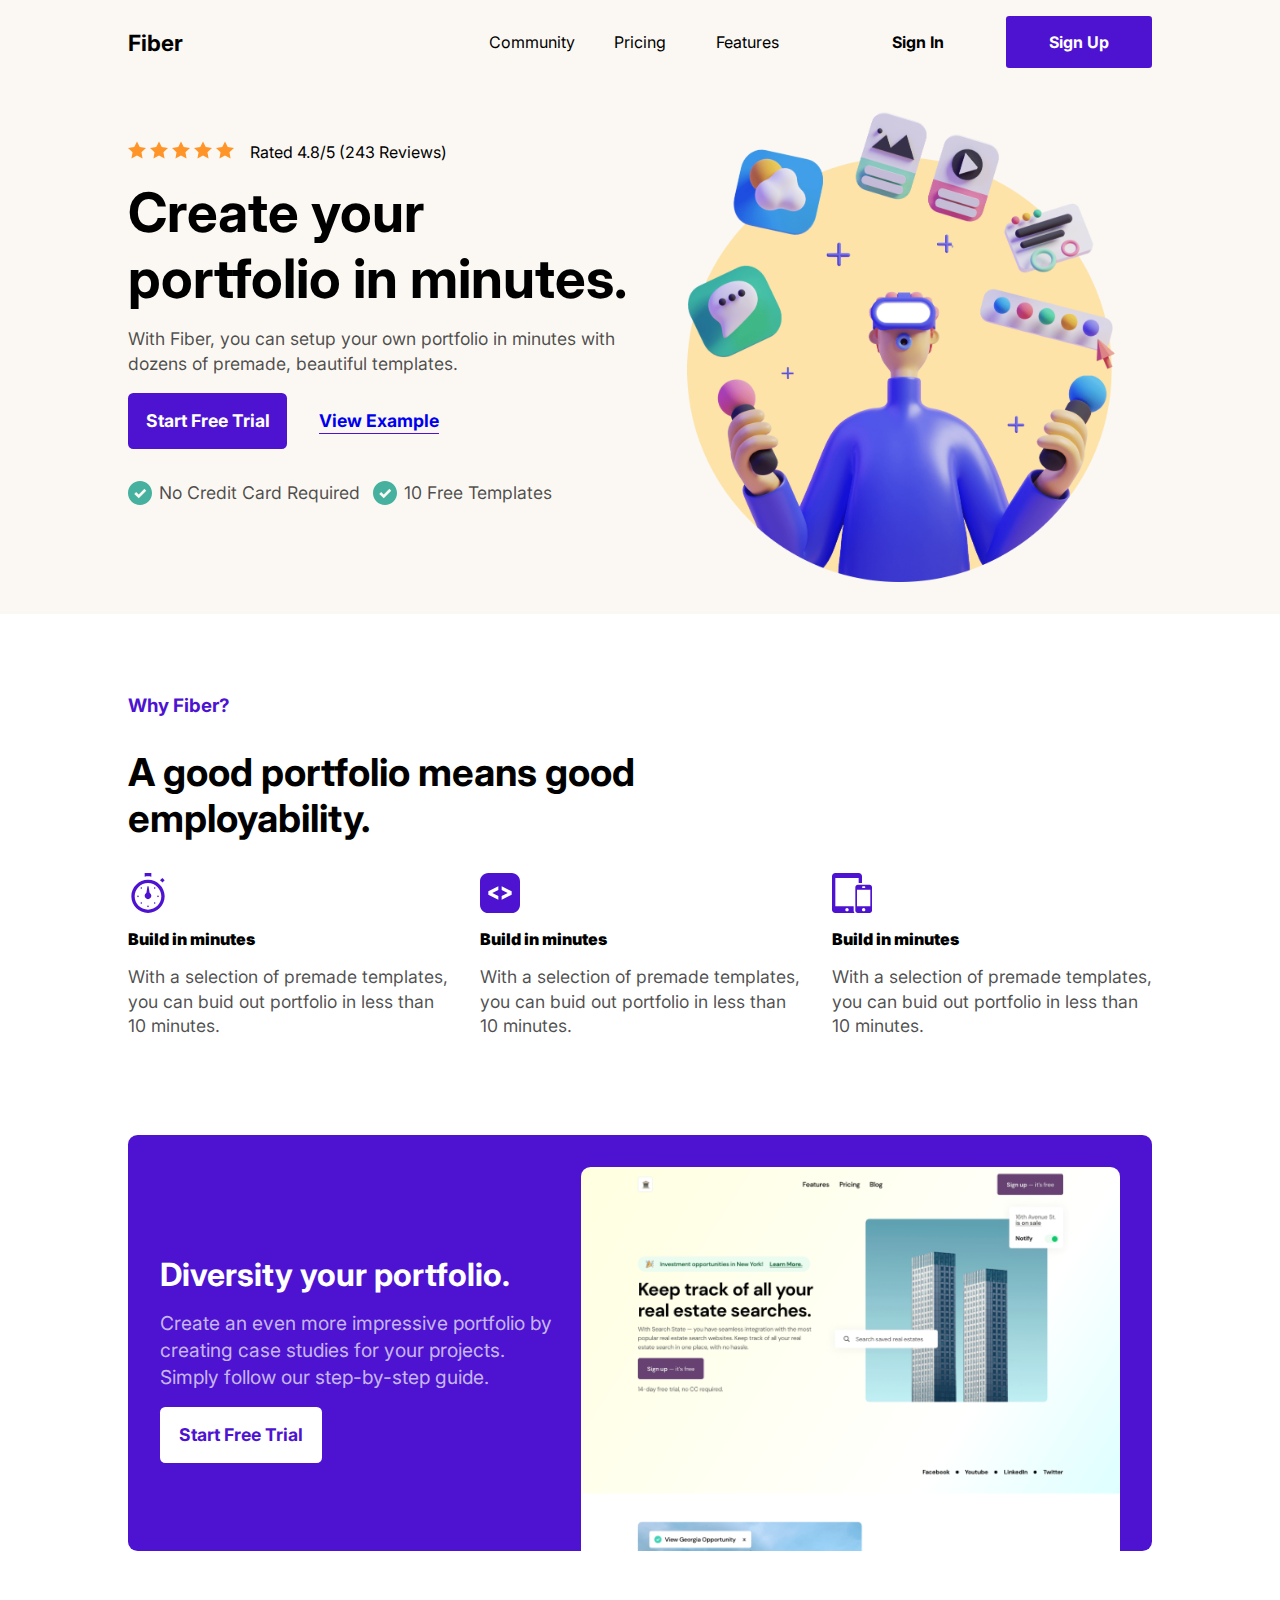
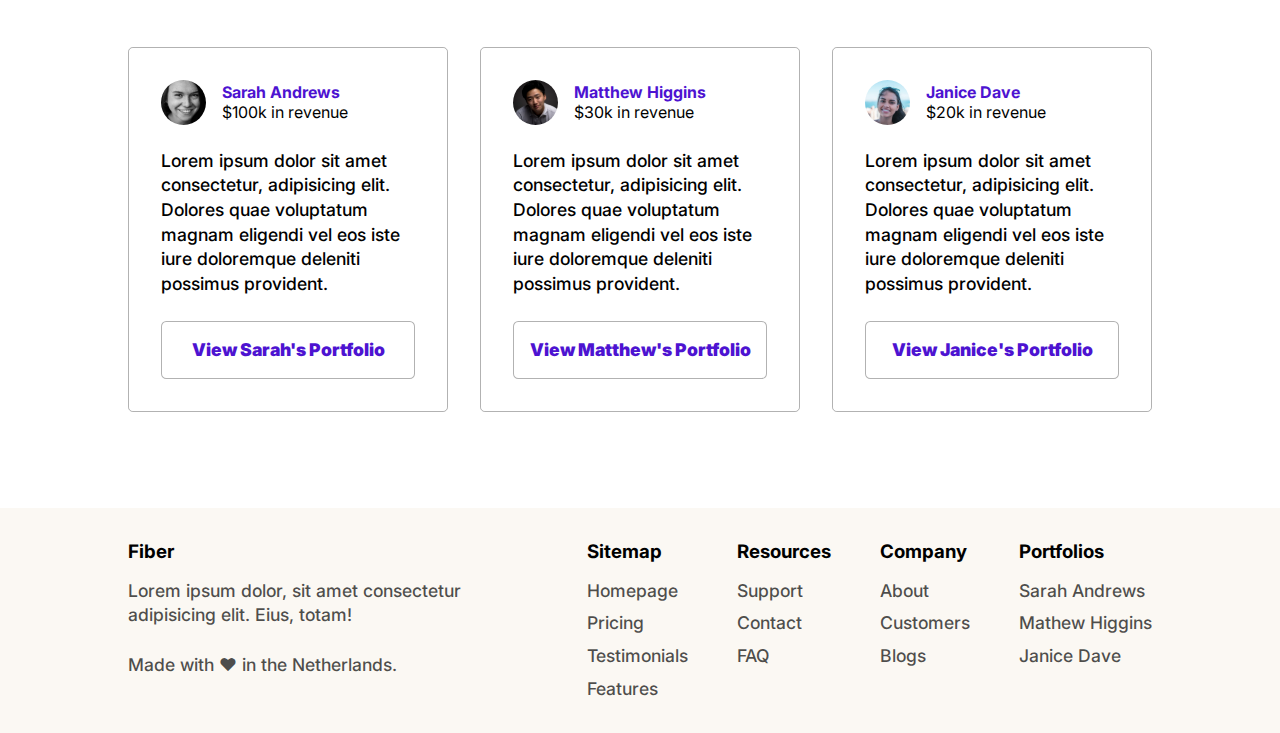
<file: index.html>
<html lang="en">
<head>
    <meta charset="UTF-8">
    <meta http-equiv="X-UA-Compatible" content="IE=edge">
    <meta name="viewport" content="width=device-width, initial-scale=1.0">
    <link rel="stylesheet" href="css/landing.css">
    <title>Fiber Landing Page</title>
</head>
<body>
    <nav id="navbar">
        <div class="container">
            <a class="title" href="#">Fiber</a>
            <div class="menu-icon">
                <div class="line-1 no-animation"></div>
                <div class="line-2 no-animation"></div>
                <div class="line-3 no-animation"></div>
            </div>
            <div class="center-item">
                <a href="#" class="item">Community</a>
                <a href="#" class="item">Pricing</a>
                <a href="#feature" class="item">Features</a>
            </div>
            <div class="right-item">
                <a href="#" class="item secondary-btn">Sign In</a>
                <a href="./sign-up.html" class="item primary-btn">Sign Up</a>
            </div>
        </div>
    </nav>

    <div class="featured">
        <div class="featured-image">
            <img src="Assets/hero-Illustration.png" alt="">
        </div>
        <div class="container-content">
            <div class="rating">
                <div class="star-list">
                    <img src="Assets/star.svg" alt="star rating">
                    <img src="Assets/star.svg" alt="star rating">
                    <img src="Assets/star.svg" alt="star rating">
                    <img src="Assets/star.svg" alt="star rating">
                    <img src="Assets/star.svg" alt="star rating">
                </div>
                <span>Rated 4.8/5 (243 Reviews)</span>
            </div>
            <h2>Create your portfolio in minutes.</h2>
            <p>With Fiber, you can setup your own portfolio in minutes with dozens of premade, beautiful templates.</p>
            <div class="button-list">
                <button class="cta-button">Start Free Trial</button>
                <span class="example-link"><a href="#">View Example</a></span>
            </div>
            <ul class="promo-list">
                <li><img src="Assets/Checkmark.svg"/>No Credit Card Required</li>
                <li><img src="Assets/Checkmark.svg"/>10 Free Templates</li>
            </ul>
        </div>
    </div>

    <div id="feature" class="section-2">
        <h3 class="purple-text">Why Fiber?</h3>
        <h2>A good portfolio means good employability.</h2>
        <div class="container-content">
            <div class="content">
                <div class="icon-content"><img src="Assets/time.svg" alt="time"></div>
                <span class="title-content">Build in minutes</span>
                <p>With a selection of premade templates, you can buid out portfolio in less than 10 minutes.</p>
            </div>
            <div class="content">
                <div class="icon-content"><img src="Assets/code.svg" alt="code"></div>
                <span class="title-content">Build in minutes</span>
                <p>With a selection of premade templates, you can buid out portfolio in less than 10 minutes.</p>
            </div>
            <div class="content">
                <div class="icon-content"><img src="Assets/allSizes.svg" alt="responsive"></div>
                <span class="title-content">Build in minutes</span>
                <p>With a selection of premade templates, you can buid out portfolio in less than 10 minutes.</p>
            </div>
        </div>
    </div>

    <div class="section-3">
        <div class="container-content">
            <h2 class="white-text">Diversity your portfolio.</h2>
            <p>Create an even more impressive portfolio by creating case studies for your projects. Simply follow our step-by-step guide.</p>
            <button class="cta-button">Start Free Trial</button>
        </div>
        <div class="section-image">
            <img src="Assets/Page Image.png" alt="page image">
        </div>
    </div>

    <div class="section-4">
        <div class="container-content">
            <div class="content">
                <div class="top-profile">
                    <img class="profile-image" src="Assets/User Avatar.svg" alt="user 1">
                    <div class="profile-data">
                        <h3 class="name purple-text">Sarah Andrews</h3>
                        <span class="revenue">$100k in revenue</span>
                    </div>
                </div>
                <p class="comment">
                    Lorem ipsum dolor sit amet consectetur, adipisicing elit. Dolores quae voluptatum magnam eligendi vel eos iste iure doloremque deleniti possimus provident.
                </p>
                <button class="cta-button">View Sarah's Portfolio</button>
            </div>
            <div class="content">
                <div class="top-profile">
                    <img class="profile-image" src="Assets/User Avatar 2.svg" alt="user 1">
                    <div class="profile-data">
                        <h3 class="name purple-text">Matthew Higgins</h3>
                        <span class="revenue">$30k in revenue</span>
                    </div>
                </div>
                <p class="comment">
                    Lorem ipsum dolor sit amet consectetur, adipisicing elit. Dolores quae voluptatum magnam eligendi vel eos iste iure doloremque deleniti possimus provident.
                </p>
                <button class="cta-button">View Matthew's Portfolio</button>
            </div>
            <div class="content">
                <div class="top-profile">
                    <img class="profile-image" src="Assets/User Avatar 32.svg" alt="user 1">
                    <div class="profile-data">
                        <h3 class="name purple-text">Janice Dave</h3>
                        <span class="revenue">$20k in revenue</span>
                    </div>
                </div>
                <p class="comment">
                    Lorem ipsum dolor sit amet consectetur, adipisicing elit. Dolores quae voluptatum magnam eligendi vel eos iste iure doloremque deleniti possimus provident.
                </p>
                <button class="cta-button">View Janice's Portfolio</button>
            </div>
        </div>
    </div>
    <footer>
        <div class="content">
            <h3>Fiber</h3>
            <div class="content-list">
                <p>Lorem ipsum dolor, sit amet consectetur adipisicing elit. Eius, totam!<br><br>Made with ♥ in the Netherlands.</p>
            </div>
        </div>
        <div class="content">
            <h3>Sitemap</h3>
            <div class="content-list">
                <p><a href="#">Homepage</a></p>
                <p><a href="#">Pricing</a></p>
                <p><a href="#">Testimonials</a></p>
                <p><a href="#">Features</a></p>
            </div>
        </div>
        <div class="content">
            <h3>Resources</h3>
            <div class="content-list">
                <p><a href="#">Support</a></p>
                <p><a href="#">Contact</a></p>
                <p><a href="#">FAQ</a></p>
            </div>
        </div>
        <div class="content">
            <h3>Company</h3>
            <div class="content-list">
                <p><a href="#">About</a></p>
                <p><a href="#">Customers</a></p>
                <p><a href="#">Blogs</a></p>
            </div>
        </div>
        <div class="content">
            <h3>Portfolios</h3>
            <div class="content-list">
                <p><a href="#">Sarah Andrews</a></p>
                <p><a href="#">Mathew Higgins</a></p>
                <p><a href="#">Janice Dave</a></p>
            </div>
        </div>
    </footer>

    <!-- Javascript -->
    <script src="js/script.js"></script>
</body>
</html>
</file>
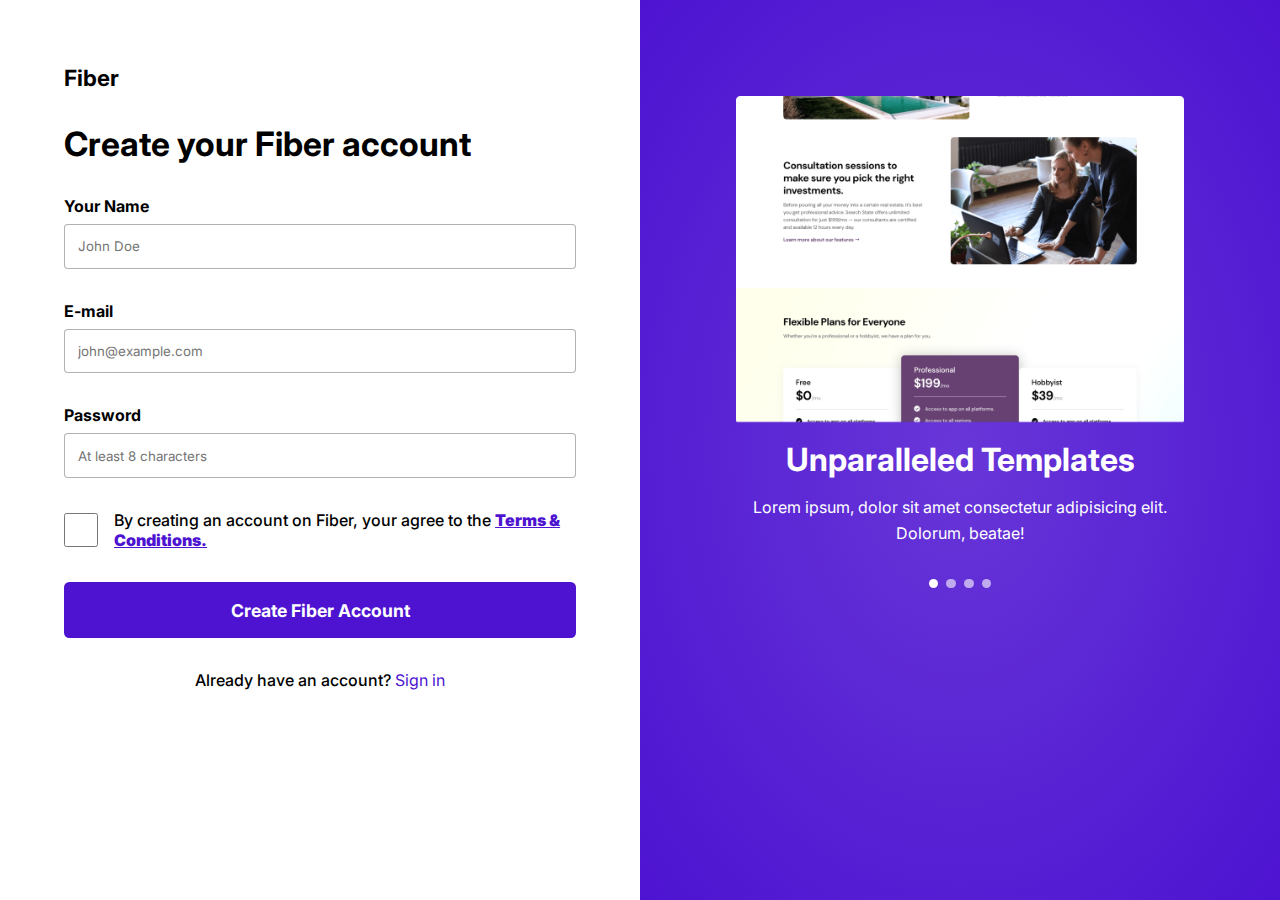
<file: sign-up.html>
<html lang="en">
<head>
    <meta charset="UTF-8">
    <meta http-equiv="X-UA-Compatible" content="IE=edge">
    <meta name="viewport" content="width=device-width, initial-scale=1.0">
    <title>Sign Up - Fiber</title>
    <link rel="stylesheet" href="css/signup.css">
</head>
<body>
    <div class="main-container">
        <div class="main-content">
            <div class="container">
                <a href="./index.html" class="logo">Fiber</a>
                <h2>Create your Fiber account</h2>
                <form action="#" class="sign-up-form">
                    <div class="input-item">
                        <label for="name">Your Name</label>
                    <input type="text" id="name" name="name" placeholder="John Doe">
                    </div>
                    <div class="input-item">
                        <label for="email">E-mail</label>
                    <input type="email" id="email" name="email" placeholder="john@example.com">
                    </div>
                    <div class="input-item">
                        <label for="password">Password</label>
                    <input type="password" id="password" name="password" placeholder="At least 8 characters">
                    </div>
                    <div class="agree-terms">
                        <input type="checkbox" name="agree-terms" id="agree-terms">
                        <label for="agree-terms">By creating an account on Fiber, your agree to the <a href="#">Terms & Conditions.</a></label>
                    </div>
                    <input type="submit" value="Create Fiber Account" class="submit-button">
                </form>
                <p class="have-account">Already have an account? <a href="#">Sign in</a></p>
            </div>
        </div>
        <div class="featured-section">
            <div class="container">
                <div class="content">
                    <div class="image">
                        <img src="Assets/Sign Up Image.png" alt="img1">
                    </div>
                    <h2 class="title">Unparalleled Templates</h2>
                    <p class="description">Lorem ipsum, dolor sit amet consectetur adipisicing elit. Dolorum, beatae!</p>
                </div>
                <div class="content-nav">
                    <div class="circle active"></div>
                    <div class="circle"></div>
                    <div class="circle"></div>
                    <div class="circle"></div>
                </div>
            </div>
        </div>
    </div>
</body>
</html>
</file>
<file: css/landing.css>
@import url("https://fonts.googleapis.com/css2?family=Inter:wght@100;400;500;700;900&display=swap");
* {
  font-family: "Inter";
}

html {
  scroll-behavior: smooth;
}

body {
  margin: 0;
  position: relative;
}

h2 {
  font-weight: 700;
  font-size: 2.1em;
  margin: 0;
}

h3 {
  margin: 0;
}

p {
  margin: 0;
  font-weight: 400;
  font-size: 1.1em;
  line-height: 1.4em;
  color: rgba(0, 0, 0, 0.7);
}

/* NAVBAR */
#navbar {
  width: 100%;
  position: absolute;
  top: 0;
  padding: 1em 0;
  -webkit-transition: all ease-in-out 0.2s;
  transition: all ease-in-out 0.2s;
  -webkit-box-shadow: none;
          box-shadow: none;
}

#navbar.sticky {
  position: fixed;
  background: #fff;
  -webkit-box-shadow: 0 5px 10px 0 rgba(0, 0, 0, 0.3);
          box-shadow: 0 5px 10px 0 rgba(0, 0, 0, 0.3);
}

#navbar.active {
  background: #fff;
  -webkit-box-shadow: 0 5px 10px 0 rgba(0, 0, 0, 0.3);
          box-shadow: 0 5px 10px 0 rgba(0, 0, 0, 0.3);
}

#navbar.active .container .center-item .item,
#navbar.active .container .right-item .item {
  display: block;
}

#navbar .container {
  margin: 0 10%;
  display: -webkit-box;
  display: -ms-flexbox;
  display: flex;
  -webkit-box-pack: justify;
      -ms-flex-pack: justify;
          justify-content: space-between;
  -webkit-box-align: center;
      -ms-flex-align: center;
          align-items: center;
  -ms-flex-wrap: wrap;
      flex-wrap: wrap;
}

#navbar .container .center-item,
#navbar .container .right-item {
  width: 100%;
}

#navbar .container .center-item .item,
#navbar .container .right-item .item {
  display: none;
  width: 100%;
  text-align: center;
  padding: 1em 0;
  text-decoration: none;
  color: #000;
}

#navbar .container .secondary-btn {
  font-weight: 700;
}

#navbar .container .primary-btn {
  font-weight: 700;
  color: #fff !important;
  background: #4d13d1;
}

#navbar .title {
  font-weight: 700;
  font-size: 1.4em;
  text-decoration: none;
  color: #000;
}

#navbar .menu-icon {
  width: 1.8em;
  height: 1.45em;
  cursor: pointer;
}

#navbar .menu-icon .line-1,
#navbar .menu-icon .line-2,
#navbar .menu-icon .line-3 {
  height: 0.25em;
  width: 100%;
  background-color: #000;
  -webkit-transition: background-color 0.3s ease-in-out;
  transition: background-color 0.3s ease-in-out;
}

#navbar .menu-icon .line-1 {
  -webkit-animation: animate-line-1-rev 0.3s ease-in-out;
          animation: animate-line-1-rev 0.3s ease-in-out;
}

#navbar .menu-icon .line-2 {
  margin: 0.35em 0;
  -webkit-animation: animate-line-2-rev 0.3s ease-in-out;
          animation: animate-line-2-rev 0.3s ease-in-out;
}

#navbar .menu-icon .line-3 {
  -webkit-animation: animate-line-3-rev 0.3s ease-in-out;
          animation: animate-line-3-rev 0.3s ease-in-out;
}

#navbar .menu-icon:hover .line-1,
#navbar .menu-icon:hover .line-2,
#navbar .menu-icon:hover .line-3 {
  background-color: #000;
}

#navbar .menu-icon.active .line-1,
#navbar .menu-icon.active .line-2,
#navbar .menu-icon.active .line-3 {
  background-color: #000;
}

#navbar .menu-icon.active .line-1 {
  -webkit-animation: animate-line-1 0.3s ease-in forwards;
          animation: animate-line-1 0.3s ease-in forwards;
}

#navbar .menu-icon.active .line-2 {
  -webkit-animation: animate-line-2 0.3s ease-in forwards;
          animation: animate-line-2 0.3s ease-in forwards;
}

#navbar .menu-icon.active .line-3 {
  -webkit-animation: animate-line-3 0.3s ease-in forwards;
          animation: animate-line-3 0.3s ease-in forwards;
}

#navbar .no-animation {
  -webkit-animation: none !important;
  animation: none !important;
}

/* NAVBAR ANIMATION */
@-webkit-keyframes animate-line-1 {
  0% {
    -webkit-transform: translate3d(0, 0, 0) rotate(0deg);
            transform: translate3d(0, 0, 0) rotate(0deg);
  }
  50% {
    -webkit-transform: translate3d(0, 0.6em, 0) rotate(0);
            transform: translate3d(0, 0.6em, 0) rotate(0);
  }
  100% {
    -webkit-transform: translate3d(0, 0.6em, 0) rotate(45deg);
            transform: translate3d(0, 0.6em, 0) rotate(45deg);
  }
}
@keyframes animate-line-1 {
  0% {
    -webkit-transform: translate3d(0, 0, 0) rotate(0deg);
            transform: translate3d(0, 0, 0) rotate(0deg);
  }
  50% {
    -webkit-transform: translate3d(0, 0.6em, 0) rotate(0);
            transform: translate3d(0, 0.6em, 0) rotate(0);
  }
  100% {
    -webkit-transform: translate3d(0, 0.6em, 0) rotate(45deg);
            transform: translate3d(0, 0.6em, 0) rotate(45deg);
  }
}

@-webkit-keyframes animate-line-2 {
  0% {
    -webkit-transform: scale(1);
            transform: scale(1);
    opacity: 1;
  }
  100% {
    -webkit-transform: scale(0);
            transform: scale(0);
    opacity: 0;
  }
}

@keyframes animate-line-2 {
  0% {
    -webkit-transform: scale(1);
            transform: scale(1);
    opacity: 1;
  }
  100% {
    -webkit-transform: scale(0);
            transform: scale(0);
    opacity: 0;
  }
}

@-webkit-keyframes animate-line-3 {
  0% {
    -webkit-transform: translate3d(0, 0, 0) rotate(0deg);
            transform: translate3d(0, 0, 0) rotate(0deg);
  }
  50% {
    -webkit-transform: translate3d(0, -0.6em, 0) rotate(0);
            transform: translate3d(0, -0.6em, 0) rotate(0);
  }
  100% {
    -webkit-transform: translate3d(0, -0.6em, 0) rotate(135deg);
            transform: translate3d(0, -0.6em, 0) rotate(135deg);
  }
}

@keyframes animate-line-3 {
  0% {
    -webkit-transform: translate3d(0, 0, 0) rotate(0deg);
            transform: translate3d(0, 0, 0) rotate(0deg);
  }
  50% {
    -webkit-transform: translate3d(0, -0.6em, 0) rotate(0);
            transform: translate3d(0, -0.6em, 0) rotate(0);
  }
  100% {
    -webkit-transform: translate3d(0, -0.6em, 0) rotate(135deg);
            transform: translate3d(0, -0.6em, 0) rotate(135deg);
  }
}

@-webkit-keyframes animate-line-1-rev {
  0% {
    -webkit-transform: translate3d(0, 0.6em, 0) rotate(45deg);
            transform: translate3d(0, 0.6em, 0) rotate(45deg);
  }
  50% {
    -webkit-transform: translate3d(0, 0.6em, 0) rotate(0);
            transform: translate3d(0, 0.6em, 0) rotate(0);
  }
  100% {
    -webkit-transform: translate3d(0, 0, 0) rotate(0deg);
            transform: translate3d(0, 0, 0) rotate(0deg);
  }
}

@keyframes animate-line-1-rev {
  0% {
    -webkit-transform: translate3d(0, 0.6em, 0) rotate(45deg);
            transform: translate3d(0, 0.6em, 0) rotate(45deg);
  }
  50% {
    -webkit-transform: translate3d(0, 0.6em, 0) rotate(0);
            transform: translate3d(0, 0.6em, 0) rotate(0);
  }
  100% {
    -webkit-transform: translate3d(0, 0, 0) rotate(0deg);
            transform: translate3d(0, 0, 0) rotate(0deg);
  }
}

@-webkit-keyframes animate-line-2-rev {
  0% {
    -webkit-transform: scale(0);
            transform: scale(0);
    opacity: 0;
  }
  100% {
    -webkit-transform: scale(1);
            transform: scale(1);
    opacity: 1;
  }
}

@keyframes animate-line-2-rev {
  0% {
    -webkit-transform: scale(0);
            transform: scale(0);
    opacity: 0;
  }
  100% {
    -webkit-transform: scale(1);
            transform: scale(1);
    opacity: 1;
  }
}

@-webkit-keyframes animate-line-3-rev {
  0% {
    -webkit-transform: translate3d(0, -0.6em, 0) rotate(135deg);
            transform: translate3d(0, -0.6em, 0) rotate(135deg);
  }
  50% {
    -webkit-transform: translate3d(0, -0.6em, 0) rotate(0);
            transform: translate3d(0, -0.6em, 0) rotate(0);
  }
  100% {
    -webkit-transform: translate3d(0, 0, 0) rotate(0deg);
            transform: translate3d(0, 0, 0) rotate(0deg);
  }
}

@keyframes animate-line-3-rev {
  0% {
    -webkit-transform: translate3d(0, -0.6em, 0) rotate(135deg);
            transform: translate3d(0, -0.6em, 0) rotate(135deg);
  }
  50% {
    -webkit-transform: translate3d(0, -0.6em, 0) rotate(0);
            transform: translate3d(0, -0.6em, 0) rotate(0);
  }
  100% {
    -webkit-transform: translate3d(0, 0, 0) rotate(0deg);
            transform: translate3d(0, 0, 0) rotate(0deg);
  }
}

/* FEATURED SECTION */
.featured {
  display: -webkit-box;
  display: -ms-flexbox;
  display: flex;
  -webkit-box-orient: vertical;
  -webkit-box-direction: normal;
      -ms-flex-direction: column;
          flex-direction: column;
  -webkit-box-align: center;
      -ms-flex-align: center;
          align-items: center;
  background: #fbf8f3;
  padding: 2em 10% 2em 10%;
}

.featured .rating {
  display: none;
}

.featured .featured-image img {
  max-width: 18em;
}

.featured .container-content {
  display: -webkit-box;
  display: -ms-flexbox;
  display: flex;
  -webkit-box-orient: vertical;
  -webkit-box-direction: normal;
      -ms-flex-direction: column;
          flex-direction: column;
  gap: 1em;
}

.featured .container-content .button-list {
  display: -webkit-box;
  display: -ms-flexbox;
  display: flex;
  -webkit-box-orient: vertical;
  -webkit-box-direction: normal;
      -ms-flex-direction: column;
          flex-direction: column;
  gap: 1em;
}

.featured .container-content .button-list .cta-button {
  background: #4d13d1;
  color: #fff;
}

.featured .container-content .button-list .cta-button:hover {
  -webkit-transform: scale(1.05);
          transform: scale(1.05);
}

.featured .container-content .button-list .example-link {
  font-weight: 700;
  font-size: 1.1em;
  text-align: center;
  color: #4d13d1;
}

.featured .container-content .button-list .example-link a {
  text-decoration: none;
  padding-bottom: 0.1em;
  border-bottom: 0.1em solid #4d13d1;
}

.featured .container-content .promo-list {
  display: -webkit-box;
  display: -ms-flexbox;
  display: flex;
  -webkit-box-orient: vertical;
  -webkit-box-direction: normal;
      -ms-flex-direction: column;
          flex-direction: column;
  gap: 0.8em;
  padding: 0;
}

.featured .container-content .promo-list li {
  display: -webkit-box;
  display: -ms-flexbox;
  display: flex;
  -webkit-box-align: center;
      -ms-flex-align: center;
          align-items: center;
  gap: 0.4em;
  list-style: none;
  font-size: 1.1em;
  color: rgba(0, 0, 0, 0.7);
}

/* SECTION 2 */
.section-2 {
  padding: 5em 10%;
  display: -webkit-box;
  display: -ms-flexbox;
  display: flex;
  -webkit-box-orient: vertical;
  -webkit-box-direction: normal;
      -ms-flex-direction: column;
          flex-direction: column;
  gap: 2em;
}

.section-2 .container-content {
  display: -webkit-box;
  display: -ms-flexbox;
  display: flex;
  -webkit-box-orient: vertical;
  -webkit-box-direction: normal;
      -ms-flex-direction: column;
          flex-direction: column;
  gap: 2em;
}

.section-2 .container-content .content {
  display: -webkit-box;
  display: -ms-flexbox;
  display: flex;
  -webkit-box-orient: vertical;
  -webkit-box-direction: normal;
      -ms-flex-direction: column;
          flex-direction: column;
  gap: 1em;
}

.section-2 .container-content .content .title-content {
  font-weight: 900;
}

/* Section 3 */
.section-3 {
  background: #4d13d1;
  margin: 1em 10%;
  padding: 2em 2em 0 2em;
  border-radius: 0.6em;
  display: -webkit-box;
  display: -ms-flexbox;
  display: flex;
  -webkit-box-orient: vertical;
  -webkit-box-direction: normal;
      -ms-flex-direction: column;
          flex-direction: column;
  gap: 1em;
}

.section-3 .container-content {
  display: -webkit-box;
  display: -ms-flexbox;
  display: flex;
  -webkit-box-orient: vertical;
  -webkit-box-direction: normal;
      -ms-flex-direction: column;
          flex-direction: column;
  gap: 1em;
}

.section-3 .container-content .cta-button {
  background: #fff;
  color: #4d13d1;
}

.section-3 .container-content .cta-button:hover {
  -webkit-transform: scale(1.05);
          transform: scale(1.05);
}

.section-3 .container-content p {
  color: rgba(255, 255, 255, 0.7);
}

.section-3 .section-image {
  overflow: hidden;
  border-top-left-radius: 0.6em;
  border-top-right-radius: 0.6em;
  margin-top: 2em;
  height: 24em;
}

.section-3 .section-image img {
  -o-object-fit: cover;
     object-fit: cover;
  height: 100%;
}

/* Section 4 */
.section-4 {
  margin: 6em 10%;
  display: -webkit-box;
  display: -ms-flexbox;
  display: flex;
  -webkit-box-orient: vertical;
  -webkit-box-direction: normal;
      -ms-flex-direction: column;
          flex-direction: column;
}

.section-4 .container-content {
  display: -webkit-box;
  display: -ms-flexbox;
  display: flex;
  -webkit-box-orient: vertical;
  -webkit-box-direction: normal;
      -ms-flex-direction: column;
          flex-direction: column;
  gap: 2em;
}

.section-4 .container-content .content {
  display: -webkit-box;
  display: -ms-flexbox;
  display: flex;
  -webkit-box-orient: vertical;
  -webkit-box-direction: normal;
      -ms-flex-direction: column;
          flex-direction: column;
  gap: 1.5em;
  padding: 2em;
  border: 0.1em solid rgba(0, 0, 0, 0.3);
  border-radius: 0.3em;
}

.section-4 .container-content .content .top-profile {
  display: -webkit-box;
  display: -ms-flexbox;
  display: flex;
  -webkit-box-align: center;
      -ms-flex-align: center;
          align-items: center;
  gap: 1em;
}

.section-4 .container-content .content .top-profile .profile-image {
  width: 2.8em;
}

.section-4 .container-content .content .top-profile .name {
  font-size: 1em;
}

.section-4 .container-content .content .top-profile .revenue {
  font-size: 1em;
}

.section-4 .container-content .content .comment {
  color: #000;
  font-weight: 500;
}

.section-4 .container-content .content .cta-button {
  background: #fff;
  border: 0.02em solid rgba(0, 0, 0, 0.3);
  color: #4d13d1;
  font-weight: 900;
}

.section-4 .container-content .content .cta-button:hover {
  background: #4d13d1;
  color: #fff;
}

/* Footer */
footer {
  background: #fbf8f3;
  padding: 2em 10%;
  display: -webkit-box;
  display: -ms-flexbox;
  display: flex;
  -webkit-box-orient: vertical;
  -webkit-box-direction: normal;
      -ms-flex-direction: column;
          flex-direction: column;
  gap: 2em;
}

footer .content .content-list {
  margin-top: 1em;
  display: -webkit-box;
  display: -ms-flexbox;
  display: flex;
  -webkit-box-orient: vertical;
  -webkit-box-direction: normal;
      -ms-flex-direction: column;
          flex-direction: column;
  gap: 0.5em;
}

footer .content p {
  font-weight: 500;
}

footer .content p a {
  text-decoration: none;
  color: rgba(0, 0, 0, 0.7);
}

.cta-button {
  font-weight: 700;
  font-size: 1.1em;
  border: none;
  border-radius: 0.3em;
  padding: 1em 0;
  -webkit-transition: all ease-in-out 0.2s;
  transition: all ease-in-out 0.2s;
}

.cta-button:hover {
  cursor: pointer;
}

.purple-text {
  color: #4d13d1;
}

.white-text {
  color: #fff;
}

@media (min-width: 600px) {
  .section-3 .section-image img {
    min-width: 100%;
  }
}

@media (min-width: 768px) {
  #navbar .container {
    -ms-flex-wrap: nowrap;
        flex-wrap: nowrap;
    -webkit-box-pack: justify;
        -ms-flex-pack: justify;
            justify-content: space-between;
  }
  #navbar .container .title {
    width: 30%;
  }
  #navbar .container .menu-icon {
    display: none;
  }
  #navbar .container .center-item {
    width: 30%;
    display: -webkit-box;
    display: -ms-flexbox;
    display: flex;
    -ms-flex-pack: distribute;
        justify-content: space-around;
    -webkit-box-align: center;
        -ms-flex-align: center;
            align-items: center;
    gap: 1em;
  }
  #navbar .container .center-item .item {
    display: block;
  }
  #navbar .container .center-item .item:hover {
    font-weight: 700;
  }
  #navbar .container .right-item {
    display: -webkit-box;
    display: -ms-flexbox;
    display: flex;
    gap: 1em;
    width: 30%;
  }
  #navbar .container .right-item .item {
    display: block;
  }
  #navbar .container .secondary-btn,
  #navbar .container .primary-btn {
    padding: 0;
    border-radius: 0.2em;
    -webkit-transition: all ease-in-out 0.3s;
    transition: all ease-in-out 0.3s;
  }
  #navbar .container .primary-btn:hover {
    opacity: 0.8;
  }
  #navbar .container .secondary-btn:hover {
    background: rgba(0, 0, 0, 0.05);
  }
}

@media (min-width: 1024px) {
  h2 {
    font-size: 3.4em;
  }
  .featured {
    -webkit-box-orient: horizontal;
    -webkit-box-direction: normal;
        -ms-flex-direction: row;
            flex-direction: row;
    padding-top: 5em;
    gap: 1em;
  }
  .featured .rating {
    display: -webkit-box;
    display: -ms-flexbox;
    display: flex;
    -webkit-box-align: center;
        -ms-flex-align: center;
            align-items: center;
    gap: 1em;
  }
  .featured .featured-image {
    -webkit-box-ordinal-group: 3;
        -ms-flex-order: 2;
            order: 2;
    -webkit-box-flex: 1;
        -ms-flex: 1;
            flex: 1;
    margin: 0;
  }
  .featured .featured-image img {
    min-width: 100%;
    max-width: 100%;
  }
  .featured .container-content {
    -webkit-box-ordinal-group: 2;
        -ms-flex-order: 1;
            order: 1;
    -webkit-box-flex: 1;
        -ms-flex: 1;
            flex: 1;
  }
  .featured .container-content .button-list {
    -webkit-box-orient: horizontal;
    -webkit-box-direction: normal;
        -ms-flex-direction: row;
            flex-direction: row;
    -webkit-box-align: center;
        -ms-flex-align: center;
            align-items: center;
    gap: 2em;
  }
  .featured .container-content .button-list .cta-button {
    padding-left: 1em;
    padding-right: 1em;
  }
  .featured .container-content .promo-list {
    -webkit-box-orient: horizontal;
    -webkit-box-direction: normal;
        -ms-flex-direction: row;
            flex-direction: row;
  }
  .section-2 h2 {
    width: 60%;
    font-size: 2.4em;
  }
  .section-2 .container-content {
    -webkit-box-orient: horizontal;
    -webkit-box-direction: normal;
        -ms-flex-direction: row;
            flex-direction: row;
  }
  .section-3 {
    -webkit-box-orient: horizontal;
    -webkit-box-direction: normal;
        -ms-flex-direction: row;
            flex-direction: row;
  }
  .section-3 h2 {
    font-size: 2em;
  }
  .section-3 p {
    font-size: 1.2em;
  }
  .section-3 .cta-button {
    width: 40%;
  }
  .section-3 .container-content {
    display: -webkit-box;
    display: -ms-flexbox;
    display: flex;
    -webkit-box-pack: center;
        -ms-flex-pack: center;
            justify-content: center;
    -webkit-box-flex: 3;
        -ms-flex: 3;
            flex: 3;
  }
  .section-3 .section-image {
    -webkit-box-flex: 4;
        -ms-flex: 4;
            flex: 4;
    margin: 0;
  }
  .section-3 .section-image img {
    min-height: 100%;
  }
  .section-4 .container-content {
    -webkit-box-orient: horizontal;
    -webkit-box-direction: normal;
        -ms-flex-direction: row;
            flex-direction: row;
  }
  footer {
    -webkit-box-orient: horizontal;
    -webkit-box-direction: normal;
        -ms-flex-direction: row;
            flex-direction: row;
    -webkit-box-pack: justify;
        -ms-flex-pack: justify;
            justify-content: space-between;
  }
  footer .content:nth-child(1) {
    width: 40%;
  }
  footer .content p a:hover {
    color: black;
  }
}
/*# sourceMappingURL=landing.css.map */
</file>
<file: css/signup.css>
@import url("https://fonts.googleapis.com/css2?family=Inter:wght@100;400;500;700;900&display=swap");
* {
  -webkit-box-sizing: border-box;
          box-sizing: border-box;
  margin: 0;
  font-family: "Inter";
}

h2 {
  font-weight: 700;
  font-size: 2.1em;
  margin: 0;
}

.logo {
  font-weight: 700;
  font-size: 1.4em;
  text-decoration: none;
  color: #000;
}

.main-container {
  min-height: 100vh;
}

.main-container .featured-section {
  display: none;
}

.main-content .container {
  height: 100%;
  display: -webkit-box;
  display: -ms-flexbox;
  display: flex;
  -webkit-box-orient: vertical;
  -webkit-box-direction: normal;
      -ms-flex-direction: column;
          flex-direction: column;
  padding: 10%;
  gap: 2em;
}

.main-content .sign-up-form {
  display: -webkit-box;
  display: -ms-flexbox;
  display: flex;
  -webkit-box-orient: vertical;
  -webkit-box-direction: normal;
      -ms-flex-direction: column;
          flex-direction: column;
  gap: 2em;
}

.main-content .sign-up-form .input-item {
  display: -webkit-box;
  display: -ms-flexbox;
  display: flex;
  -webkit-box-orient: vertical;
  -webkit-box-direction: normal;
      -ms-flex-direction: column;
          flex-direction: column;
  gap: 0.5em;
}

.main-content .sign-up-form label {
  font-weight: 700;
  font-size: 1em;
}

.main-content .sign-up-form input {
  padding: 1em;
  border: 0.1em solid rgba(0, 0, 0, 0.3);
  border-radius: 0.3em;
}

.main-content .sign-up-form .agree-terms {
  display: -webkit-box;
  display: -ms-flexbox;
  display: flex;
  gap: 1em;
}

.main-content .sign-up-form .agree-terms input {
  width: 3em;
  padding: 0;
}

.main-content .sign-up-form .agree-terms label {
  font-weight: 500;
  font-size: 1em;
}

.main-content .sign-up-form .agree-terms label a {
  color: #4d13d1;
  font-weight: 900;
}

.main-content .sign-up-form .submit-button {
  font-weight: 700;
  font-size: 1.1em;
  border: none;
  border-radius: 0.3em;
  padding: 1em 0;
  color: #fff;
  background-color: #4d13d1;
  -webkit-transition: all ease-in-out 0.2s;
  transition: all ease-in-out 0.2s;
}

.main-content .sign-up-form .submit-button:hover {
  cursor: pointer;
  -webkit-transform: scale(1.01);
          transform: scale(1.01);
}

.main-content .have-account {
  font-weight: 500;
  -ms-flex-item-align: center;
      -ms-grid-row-align: center;
      align-self: center;
}

.main-content .have-account a {
  text-decoration: none;
  color: #4d13d1;
  font-weight: 400;
}

@media (min-width: 1024px) {
  .main-container {
    display: -webkit-box;
    display: -ms-flexbox;
    display: flex;
  }
  .main-container .main-content {
    -webkit-box-flex: 1;
        -ms-flex: 1;
            flex: 1;
  }
  .main-container .featured-section {
    display: block;
    -webkit-box-flex: 1;
        -ms-flex: 1;
            flex: 1;
    background: radial-gradient(rgba(77, 19, 209, 0.85), #4d13d1);
  }
  .main-container .featured-section .container {
    margin: 15%;
    width: 70%;
    display: -webkit-box;
    display: -ms-flexbox;
    display: flex;
    -webkit-box-orient: vertical;
    -webkit-box-direction: normal;
        -ms-flex-direction: column;
            flex-direction: column;
    -webkit-box-align: center;
        -ms-flex-align: center;
            align-items: center;
    gap: 2em;
  }
  .main-container .featured-section .content {
    width: 100%;
    display: -webkit-box;
    display: -ms-flexbox;
    display: flex;
    -webkit-box-orient: vertical;
    -webkit-box-direction: normal;
        -ms-flex-direction: column;
            flex-direction: column;
    -webkit-box-align: center;
        -ms-flex-align: center;
            align-items: center;
    -webkit-box-pack: center;
        -ms-flex-pack: center;
            justify-content: center;
    gap: 1em;
  }
  .main-container .featured-section .content .image img {
    max-width: 100%;
  }
  .main-container .featured-section .content .title {
    font-size: 2em;
    color: #fff;
  }
  .main-container .featured-section .content .description {
    color: #fff;
    text-align: center;
    line-height: 1.6em;
  }
  .main-container .featured-section .content-nav {
    display: -webkit-box;
    display: -ms-flexbox;
    display: flex;
    gap: 0.5em;
  }
  .main-container .featured-section .content-nav .circle {
    width: 0.6em;
    height: 0.6em;
    background: #fff;
    border-radius: 50%;
    opacity: 0.6;
  }
  .main-container .featured-section .content-nav .circle.active {
    opacity: 1;
  }
  .main-container .featured-section .content-nav .circle:hover {
    cursor: pointer;
  }
}
/*# sourceMappingURL=signup.css.map */
</file>
